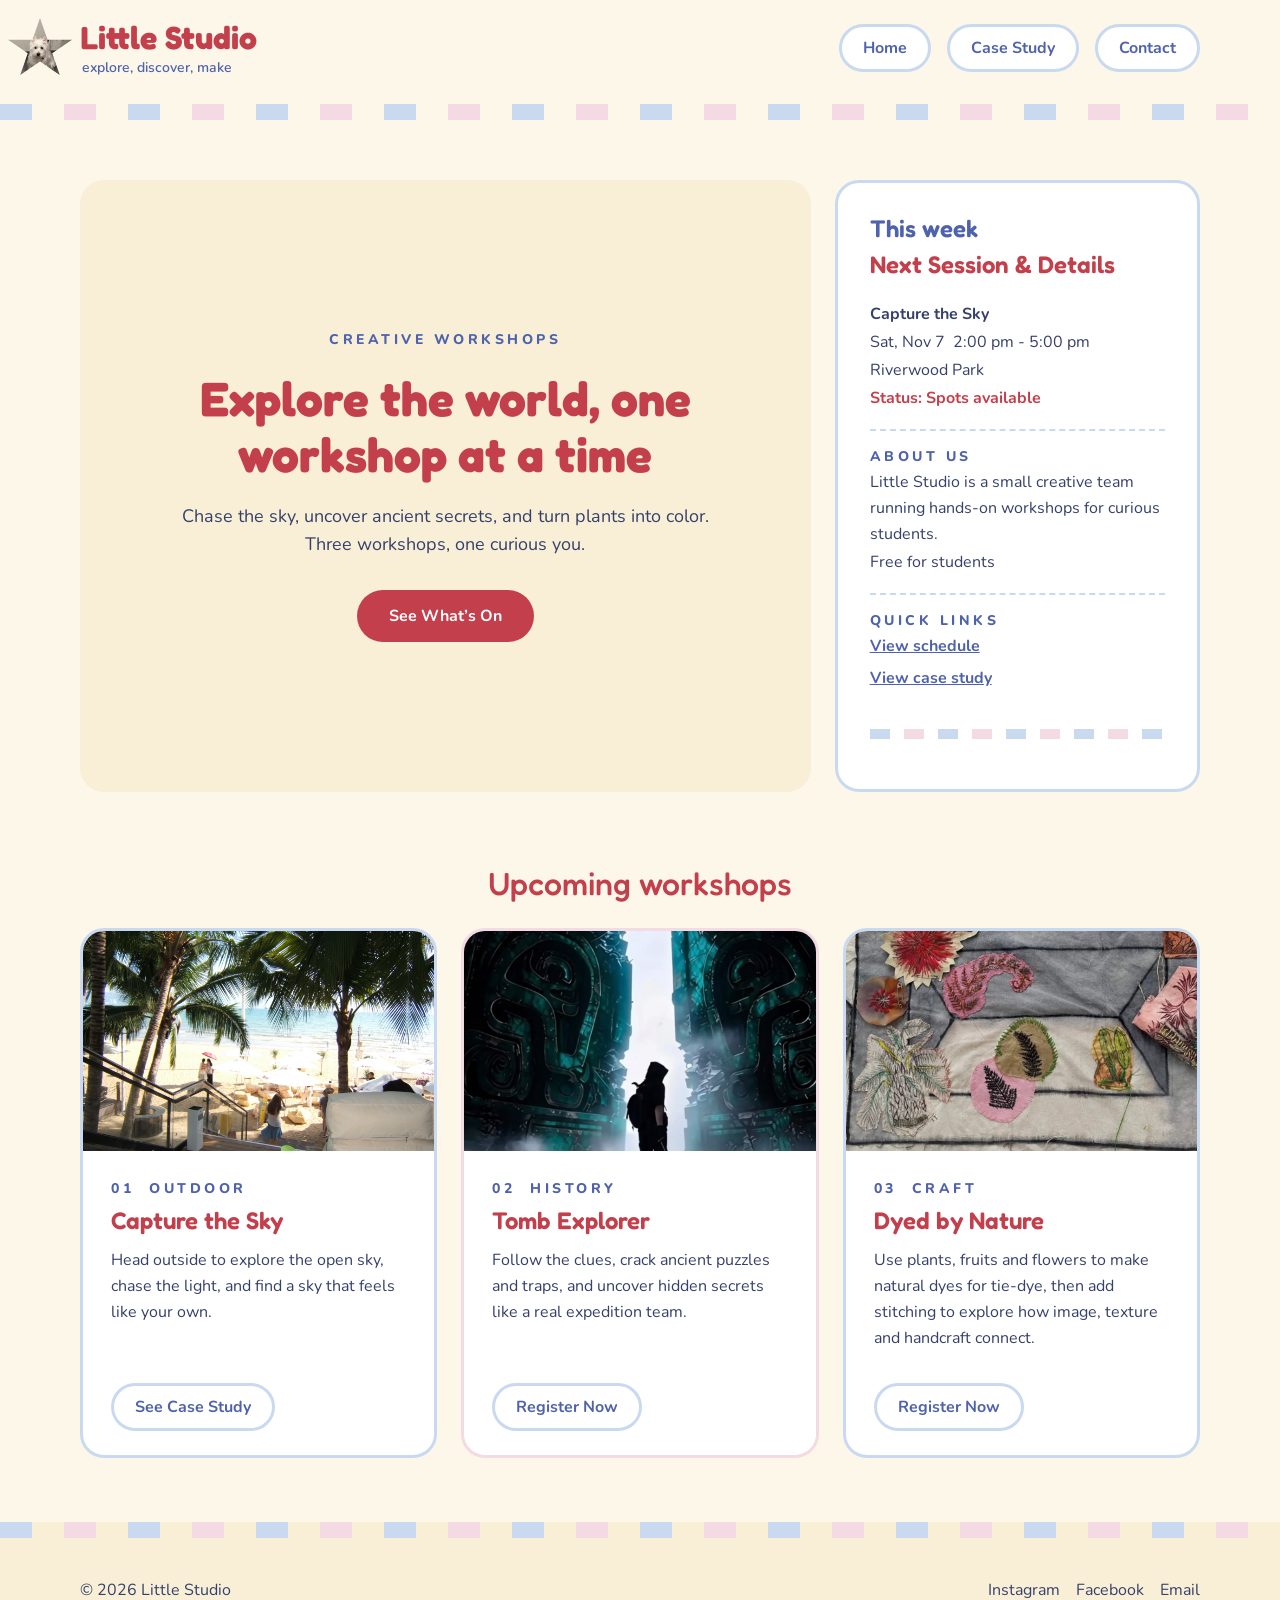
<file: index.html>
<!DOCTYPE html>
<html lang="en">
<head>
  <meta charset="UTF-8">
  <meta name="viewport" content="width=device-width, initial-scale=1.0">
  <title>Little Studio | Home</title>
  <link href="https://fonts.googleapis.com/css2?family=Fredoka:wght@500;600;700&family=Nunito:wght@400;600;700;800&display=swap" rel="stylesheet">
  <link rel="stylesheet" href="css/style.css">
</head>
<body>

  <header class="site-header">
    <a href="index.html" class="logo">
      <img src="assets/logo.png" alt="Little Studio star logo">
      <div>
        <p class="logo-name">Little Studio</p>
        <p class="logo-tagline">explore, discover, make</p>
      </div>
    </a>
    <nav>
      <ul class="nav-links">
        <li><a href="index.html">Home</a></li>
        <li><a href="detail.html">Case Study</a></li>
        <li><a href="#contact">Contact</a></li>
      </ul>
    </nav>
  </header>

  <div class="stripe"></div>

  <main class="container">

    <section class="hero-grid">

      <div class="spotlight-banner">
        <p class="eyebrow">CREATIVE WORKSHOPS</p>
        <h1>Explore the world, one workshop at a time</h1>
        <p class="lead">Chase the sky, uncover ancient secrets, and turn plants into color. Three workshops, one curious you.</p>
        <a href="#workshops" class="btn-primary">See What’s On</a>
      </div>

      <aside class="sidebar">
        <h2>This week</h2>
        <h3>Next Session &amp; Details</h3>
        <p class="session-name">Capture the Sky</p>
        <p>Sat, Nov 7 &nbsp;2:00 pm - 5:00 pm</p>
        <p>Riverwood Park</p>
        <p class="status">Status: Spots available</p>

        <hr>

        <p class="eyebrow">ABOUT US</p>
        <p>Little Studio is a small creative team running hands-on workshops for curious students.</p>
        <p>Free for students</p>

        <hr>

        <p class="eyebrow">QUICK LINKS</p>
        <ul class="quick-links">
          <li><a href="#workshops" class="quick-link">View schedule</a></li>
          <li><a href="detail.html" class="quick-link">View case study</a></li>
        </ul>
        <div class="stripe-small"></div>
      </aside>

    </section>

    <h2 class="section-title" id="workshops">Upcoming workshops</h2>

    <section class="cards-gallery">

      <article class="card">
        <img src="assets/image1.jpg" alt="Beach with palm leaves and blue sky">
        <p class="eyebrow">01&nbsp; OUTDOOR</p>
        <h3>Capture the Sky</h3>
        <p>Head outside to explore the open sky, chase the light, and find a sky that feels like your own.</p>
        <a href="detail.html" class="btn">See Case Study</a>
      </article>

      <article class="card card-pink">
        <img src="assets/image2.jpg" alt="Explorer in an ancient tomb">
        <p class="eyebrow">02&nbsp; HISTORY</p>
        <h3>Tomb Explorer</h3>
        <p>Follow the clues, crack ancient puzzles and traps, and uncover hidden secrets like a real expedition team.</p>
        <button class="btn" onclick="alert('Registered successfully!')">Register Now</button>
      </article>

      <article class="card">
        <img src="assets/image3.jpg" alt="Fabric dyed with plants and flowers">
        <p class="eyebrow">03&nbsp; CRAFT</p>
        <h3>Dyed by Nature</h3>
        <p>Use plants, fruits and flowers to make natural dyes for tie-dye, then add stitching to explore how image, texture and handcraft connect.</p>
        <button class="btn" onclick="alert('Registered successfully!')">Register Now</button>
      </article>

    </section>

  </main>

  <div class="stripe stripe-footer"></div>

  <footer class="site-footer" id="contact">
    <p>&copy; 2026 Little Studio</p>
    <ul class="social-links">
      <li>Instagram</a></li>
      <li>Facebook</a></li>
      <li>Email</a></li>
    </ul>
  </footer>

  <script>
    const navLinks = document.querySelectorAll(".nav-links a");

    navLinks.forEach(function (link) {
      link.onclick = function () {
        navLinks.forEach(function (item) {
          item.classList.remove("active");
        });
        link.classList.add("active");
      };
    });
  </script>

</body>
</html>
</file>
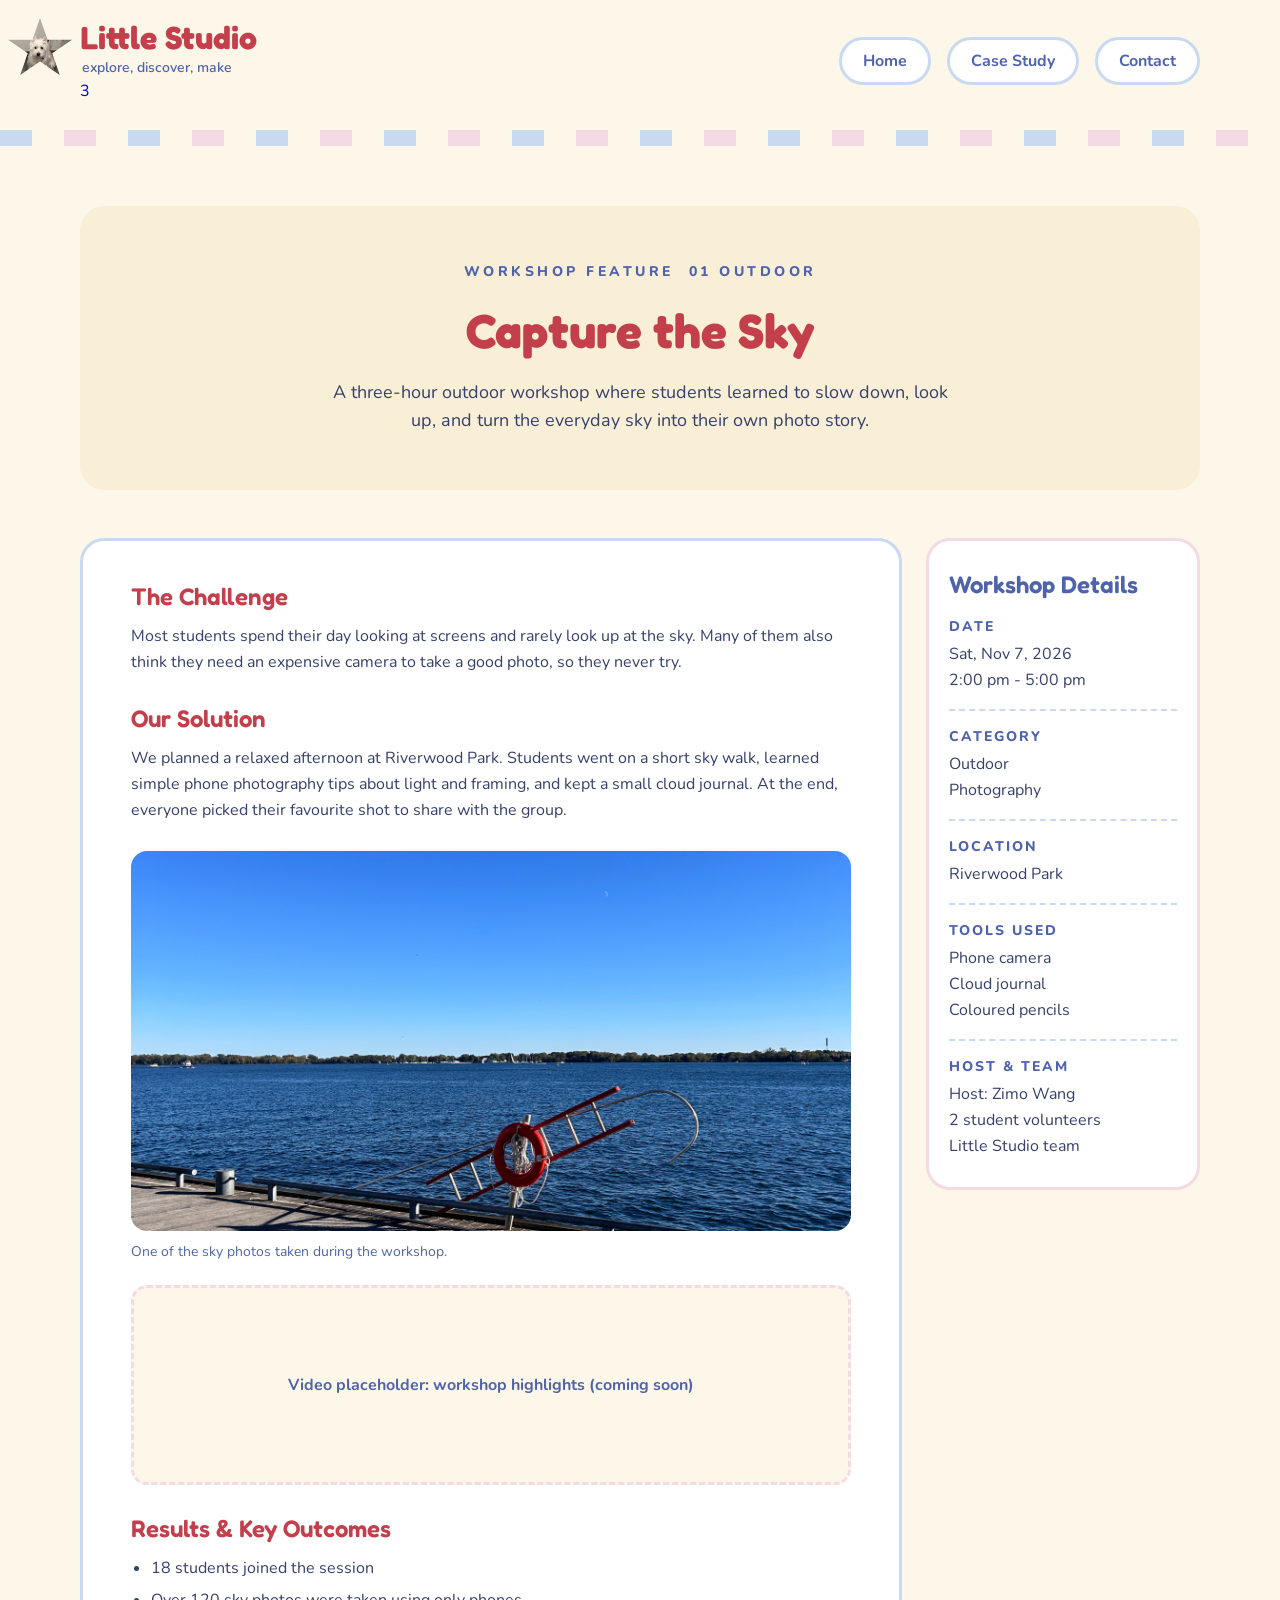
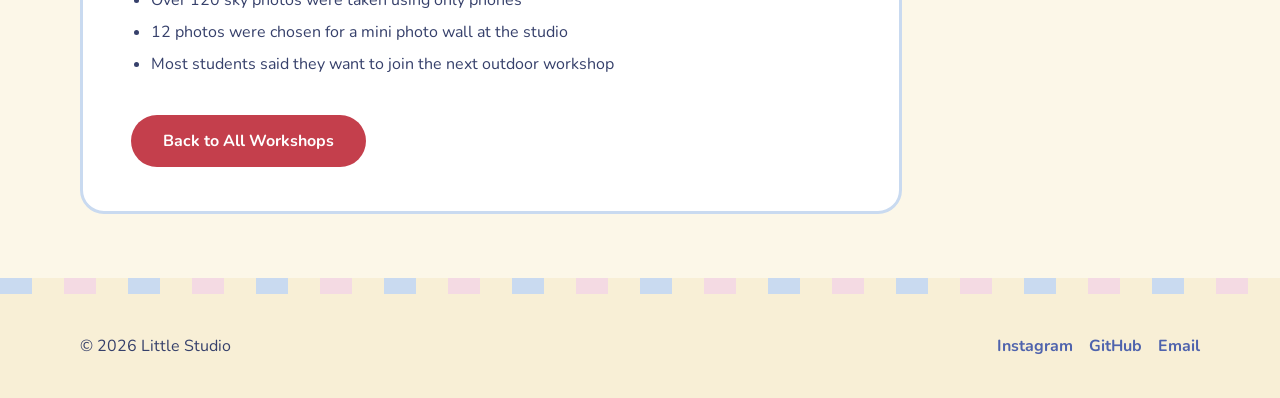
<file: detail.html>
<!DOCTYPE html>
<html lang="en">
<head>
  <meta charset="UTF-8">
  <meta name="viewport" content="width=device-width, initial-scale=1.0">
  <title>Little Studio | Capture the Sky</title>
  <link href="https://fonts.googleapis.com/css2?family=Fredoka:wght@500;600;700&family=Nunito:wght@400;600;700;800&display=swap" rel="stylesheet">
  <link rel="stylesheet" href="css/style.css">
</head>
<body>

  <header class="site-header">
    <a href="index.html" class="logo">
      <img src="assets/logo.png" alt="Little Studio star logo">
      <div>
        <p class="logo-name">Little Studio</p>
        <p class="logo-tagline">explore, discover, make</p>3
      </div>
    </a>
    <nav>
      <ul class="nav-links">
        <li><a href="index.html">Home</a></li>
        <li><a href="detail.html">Case Study</a></li>
        <li><a href="#contact">Contact</a></li>
      </ul>
    </nav>
  </header>

  <div class="stripe"></div>

  <main class="container detail-layout">

    <section class="detail-hero">
      <p class="eyebrow">WORKSHOP FEATURE&nbsp; 01 OUTDOOR</p>
      <h1>Capture the Sky</h1>
      <p class="lead-text">A three-hour outdoor workshop where students learned to slow down, look up, and turn the everyday sky into their own photo story.</p>
    </section>

    <section class="content-grid">

      <article class="detail-article">
        <h2>The Challenge</h2>
        <p>Most students spend their day looking at screens and rarely look up at the sky. Many of them also think they need an expensive camera to take a good photo, so they never try.</p>

        <h2>Our Solution</h2>
        <p>We planned a relaxed afternoon at Riverwood Park. Students went on a short sky walk, learned simple phone photography tips about light and framing, and kept a small cloud journal. At the end, everyone picked their favourite shot to share with the group.</p>

        <figure class="detail-photo">
          <img src="assets/detail1.jpg" alt="Beach with palm leaves and blue sky">
          <figcaption>One of the sky photos taken during the workshop.</figcaption>
        </figure>

        <div class="media-placeholder">
          <p>Video placeholder: workshop highlights (coming soon)</p>
        </div>

        <h2>Results &amp; Key Outcomes</h2>
        <ul>
          <li>18 students joined the session</li>
          <li>Over 120 sky photos were taken using only phones</li>
          <li>12 photos were chosen for a mini photo wall at the studio</li>
          <li>Most students said they want to join the next outdoor workshop</li>
        </ul>

        <a href="index.html#workshops" class="btn-primary">Back to All Workshops</a>
      </article>

      <aside class="meta-sidebar">
        <h2>Workshop Details</h2>

        <div class="meta-item">
          <h3>DATE</h3>
          <p>Sat, Nov 7, 2026</p>
          <p>2:00 pm - 5:00 pm</p>
        </div>

        <div class="meta-item">
          <h3>CATEGORY</h3>
          <p>Outdoor</p>
          <p>Photography</p>
        </div>

        <div class="meta-item">
          <h3>LOCATION</h3>
          <p>Riverwood Park</p>
        </div>

        <div class="meta-item">
          <h3>TOOLS USED</h3>
          <ul>
            <li>Phone camera</li>
            <li>Cloud journal</li>
            <li>Coloured pencils</li>
          </ul>
        </div>

        <div class="meta-item">
          <h3>HOST &amp; TEAM</h3>
          <ul>
            <li>Host: Zimo Wang</li>
            <li>2 student volunteers</li>
            <li>Little Studio team</li>
          </ul>
        </div>
      </aside>

    </section>

  </main>

  <div class="stripe stripe-footer"></div>

  <footer class="site-footer" id="contact">
    <p>&copy; 2026 Little Studio</p>
    <ul class="social-links">
      <li><a href="https://www.instagram.com/">Instagram</a></li>
      <li><a href="https://github.com/">GitHub</a></li>
      <li><a href="mailto:hello@littlestudio.com">Email</a></li>
    </ul>
  </footer>

  <script>
    const navLinks = document.querySelectorAll(".nav-links a");

    navLinks.forEach(function (link) {
      link.onclick = function () {
        navLinks.forEach(function (item) {
          item.classList.remove("active");
        });
        link.classList.add("active");
      };
    });
  </script>

</body>
</html>
</file>
<file: css/style.css>
* {
  margin: 0;
  padding: 0;
  box-sizing: border-box;
}

html {
  scroll-behavior: smooth;
}

body {
  background-color: #FCF7E8;
  color: #36406B;
  font-family: "Nunito", sans-serif;
  font-size: 16px;
  line-height: 26px;
}

a {
  text-decoration: none;
}

img {
  display: block;
  max-width: 100%;
}

.eyebrow {
  color: #4F63AD;
  font-size: 14px;
  font-weight: 800;
  line-height: 20px;
  letter-spacing: 3.5px;
}


.stripe {
  height: 12px;
  background-image: repeating-linear-gradient(90deg, #C9DAF0 0px 24px, transparent 24px 48px, #F4DAE3 48px 72px, transparent 72px 96px);
}

.stripe-footer {
  background-color: #F8EFD6;
}

.stripe-small {
  height: 10px;
  margin-top: auto;
  background-image: repeating-linear-gradient(90deg, #C9DAF0 0px 20px, transparent 20px 34px, #F4DAE3 34px 54px, transparent 54px 68px);
}


.site-header {
  display: flex;
  justify-content: space-between;
  align-items: center;
  flex-wrap: wrap;
  gap: 20px;
  padding: 16px 20px 20px 7px;
}

.logo {
  display: flex;
  align-items: flex-start;
  gap: 4px;
}

.logo img {
  width: 37px;
  height: 33px;
  object-fit: cover;
  object-position: 50% 64%;
  clip-path: polygon(50% 0%, 61.8% 38.2%, 100% 38.2%, 69.1% 61.8%, 80.9% 100%, 50% 76.4%, 19.1% 100%, 30.9% 61.8%, 0% 38.2%, 38.2% 38.2%);
}

.logo-name {
  color: #C43F4C;
  font-family: "Fredoka", sans-serif;
  font-size: 32px;
  font-weight: 700;
  line-height: 40px;
}

.logo-tagline {
  margin-left: 2px;
  color: #4F63AD;
  font-size: 14px;
  font-weight: 600;
  line-height: 20px;
}

.nav-links {
  display: flex;
  gap: 10px;
  padding-left: 13px;
  list-style: none;
}

.nav-links a {
  display: block;
  padding: 9px 15px;
  border: 3px solid #C9DAF0;
  border-radius: 999px;
  background-color: #FFFFFF;
  color: #4F63AD;
  font-weight: 700;
  line-height: 24px;
  transition: background-color 0.2s;
}

.nav-links a:hover {
  background-color: #EAF1FA;
}

.nav-links a.active {
  background-color: #C9DAF0;
}


.container {
  padding: 32px 20px 56px;
}


.hero-grid {
  display: grid;
  grid-template-columns: 1fr;
  gap: 24px;
}

.spotlight-banner {
  display: flex;
  flex-direction: column;
  justify-content: center;
  align-items: center;
  padding: 40px 24px;
  border-radius: 24px;
  background-color: #F8EFD6;
  text-align: center;
}

.spotlight-banner h1 {
  margin: 16px 0;
  color: #C43F4C;
  font-family: "Fredoka", sans-serif;
  font-size: 36px;
  font-weight: 700;
  line-height: 44px;
}

.lead {
  max-width: 560px;
  font-size: 18px;
  line-height: 28px;
}

.btn-primary {
  display: inline-block;
  margin-top: 28px;
  padding: 14px 32px;
  border-radius: 999px;
  background-color: #C43F4C;
  color: #FFFFFF;
  font-weight: 700;
  line-height: 24px;
  transition: background-color 0.2s;
}

.btn-primary:hover,
.btn-primary:active {
  background-color: #9E2F3B;
}

.sidebar {
  display: flex;
  flex-direction: column;
  padding: 20px 24px 30px;
  border: 3px solid #C9DAF0;
  border-radius: 24px;
  background-color: #FFFFFF;
}

.sidebar h2,
.sidebar h3 {
  font-family: "Fredoka", sans-serif;
  font-size: 24px;
  font-weight: 600;
  line-height: 32px;
}

.sidebar h2 {
  color: #4F63AD;
}

.sidebar h3 {
  margin: 4px 0 20px;
  color: #C43F4C;
}

.sidebar p {
  margin-bottom: 2px;
}

.session-name {
  font-weight: 700;
}

.status {
  color: #C43F4C;
  font-weight: 700;
}

.sidebar hr {
  width: 100%;
  margin: 16px 0;
  border: none;
  border-top: 2px dashed #C9DAF0;
}

.quick-links {
  margin-bottom: 32px;
  list-style: none;
}

.quick-links li {
  margin-bottom: 6px;
}

.quick-link {
  color: #4F63AD;
  font-weight: 700;
  text-decoration: underline;
}

.quick-link:hover,
.quick-link:active {
  color: #C43F4C;
}



.section-title {
  margin: 56px 0 24px;
  color: #C43F4C;
  font-family: "Fredoka", sans-serif;
  font-size: 32px;
  font-weight: 500;
  line-height: 40px;
  text-align: center;
}

.cards-gallery {
  display: grid;
  grid-template-columns: 1fr;
  gap: 24px;
}

.card {
  display: flex;
  flex-direction: column;
  overflow: hidden;
  border: 3px solid #C9DAF0;
  border-radius: 24px;
  background-color: #FFFFFF;
  transition: transform 0.2s, box-shadow 0.2s;
}

.card:hover {
  transform: translateY(-6px);
  box-shadow: 0 8px 0 #C9DAF0;
}

.card-pink {
  border-color: #F4DAE3;
}

.card-pink:hover {
  box-shadow: 0 8px 0 #F4DAE3;
}

.card img {
  width: 100%;
  height: 190px;
  object-fit: cover;
}

.card .eyebrow {
  margin: 24px 24px 6px;
}

.card h3 {
  margin: 0 24px 10px;
  color: #C43F4C;
  font-family: "Fredoka", sans-serif;
  font-size: 24px;
  font-weight: 600;
  line-height: 32px;
}

.card p {
  margin: 0 24px 32px;
}

.btn {
  align-self: flex-start;
  margin: 0 24px 24px;
  margin-top: auto;
  padding: 9px 21px;
  border: 3px solid #C9DAF0;
  border-radius: 999px;
  background-color: #FFFFFF;
  color: #4F63AD;
  font-family: "Nunito", sans-serif;
  font-size: 16px;
  font-weight: 700;
  line-height: 24px;
  cursor: pointer;
  transition: background-color 0.2s;
}

.btn:hover {
  background-color: #EAF1FA;
}



.detail-hero {
  padding: 40px 24px;
  border-radius: 24px;
  background-color: #F8EFD6;
  text-align: center;
}

.detail-hero h1 {
  margin: 16px 0;
  color: #C43F4C;
  font-family: "Fredoka", sans-serif;
  font-size: 36px;
  font-weight: 700;
  line-height: 44px;
}

.lead-text {
  max-width: 640px;
  margin: 0 auto;
  font-size: 18px;
  line-height: 28px;
}



.content-grid {
  display: grid;
  grid-template-columns: 1fr;
  gap: 24px;
  margin-top: 40px;
}

.detail-article {
  padding: 28px 24px 32px;
  border: 3px solid #C9DAF0;
  border-radius: 24px;
  background-color: #FFFFFF;
}

.detail-article h2 {
  margin-bottom: 10px;
  color: #C43F4C;
  font-family: "Fredoka", sans-serif;
  font-size: 24px;
  font-weight: 600;
  line-height: 32px;
}

.detail-article p {
  margin-bottom: 28px;
}

.detail-article ul {
  padding-left: 20px;
}

.detail-article li {
  margin-bottom: 6px;
}

.detail-photo {
  margin-bottom: 20px;
}

.detail-photo img {
  width: 100%;
  height: 260px;
  object-fit: cover;
  border-radius: 16px;
}

.detail-photo figcaption {
  margin-top: 8px;
  color: #4F63AD;
  font-size: 14px;
}

.media-placeholder {
  display: flex;
  justify-content: center;
  align-items: center;
  height: 200px;
  margin-bottom: 28px;
  padding: 20px;
  border: 3px dashed #F4DAE3;
  border-radius: 16px;
  background-color: #FCF7E8;
  color: #4F63AD;
  font-weight: 700;
  text-align: center;
}

.media-placeholder p {
  margin-bottom: 0;
}

.meta-sidebar {
  align-self: start;
  padding: 24px;
  border: 3px solid #F4DAE3;
  border-radius: 24px;
  background-color: #FFFFFF;
}

.meta-sidebar h2 {
  margin-bottom: 16px;
  color: #4F63AD;
  font-family: "Fredoka", sans-serif;
  font-size: 24px;
  font-weight: 600;
  line-height: 32px;
}

.meta-item {
  margin-bottom: 16px;
  padding-bottom: 16px;
  border-bottom: 2px dashed #C9DAF0;
}

.meta-item:last-child {
  margin-bottom: 0;
  padding-bottom: 0;
  border-bottom: none;
}

.meta-item h3 {
  margin-bottom: 4px;
  color: #4F63AD;
  font-size: 14px;
  font-weight: 800;
  line-height: 20px;
  letter-spacing: 2px;
}

.meta-item ul {
  list-style: none;
}



.site-footer {
  display: flex;
  flex-direction: column;
  justify-content: space-between;
  gap: 6px;
  padding: 32px 20px 24px;
  background-color: #F8EFD6;
}

.social-links {
  display: flex;
  gap: 16px;
  list-style: none;
}

.social-links a {
  color: #4F63AD;
  font-weight: 700;
  line-height: 24px;
  transition: color 0.2s;
}

.social-links a:hover {
  color: #C43F4C;
  text-decoration: underline;
}



@media (min-width: 768px) {

  .stripe {
    height: 16px;
    background-image: repeating-linear-gradient(90deg, #C9DAF0 0px 32px, transparent 32px 64px, #F4DAE3 64px 96px, transparent 96px 128px);
  }

  .site-header {
    padding: 18px 80px 26px 8px;
  }

  .logo {
    gap: 8px;
  }

  .logo img {
    width: 64px;
    height: 57px;
  }

  .nav-links {
    gap: 16px;
    padding-left: 0;
  }

  .nav-links a {
    padding: 9px 21px;
  }

  .container {
    padding: 60px 80px 64px;
  }

  .hero-grid {
    grid-template-columns: 2fr 1fr;
  }

  .spotlight-banner h1 {
    max-width: 660px;
    margin: 20px 0;
    font-size: 48px;
    line-height: 56px;
  }

  .btn-primary {
    margin-top: 32px;
  }

  .sidebar {
    padding: 30px 32px 50px;
  }

  .section-title {
    margin-top: 72px;
  }

  .cards-gallery {
    grid-template-columns: repeat(auto-fit, minmax(280px, 1fr));
  }

  .card img {
    height: 220px;
  }

  .card .eyebrow {
    margin: 28px 28px 6px;
  }

  .card h3 {
    margin: 0 28px 10px;
  }

  .card p {
    margin: 0 28px 32px;
  }

  .btn {
    margin: 0 28px 24px;
    margin-top: auto;
  }

  .detail-hero {
    padding: 56px 80px;
  }

  .detail-hero h1 {
    margin: 20px 0;
    font-size: 48px;
    line-height: 56px;
  }

  .content-grid {
    grid-template-columns: 3fr 1fr;
    margin-top: 48px;
  }

  .detail-article {
    padding: 40px 48px 44px;
  }

  .detail-photo img {
    height: 380px;
  }

  .meta-sidebar {
    padding: 28px 20px;
  }

  .site-footer {
    flex-direction: row;
    align-items: center;
    padding: 39px 80px;
  }
}
</file>
